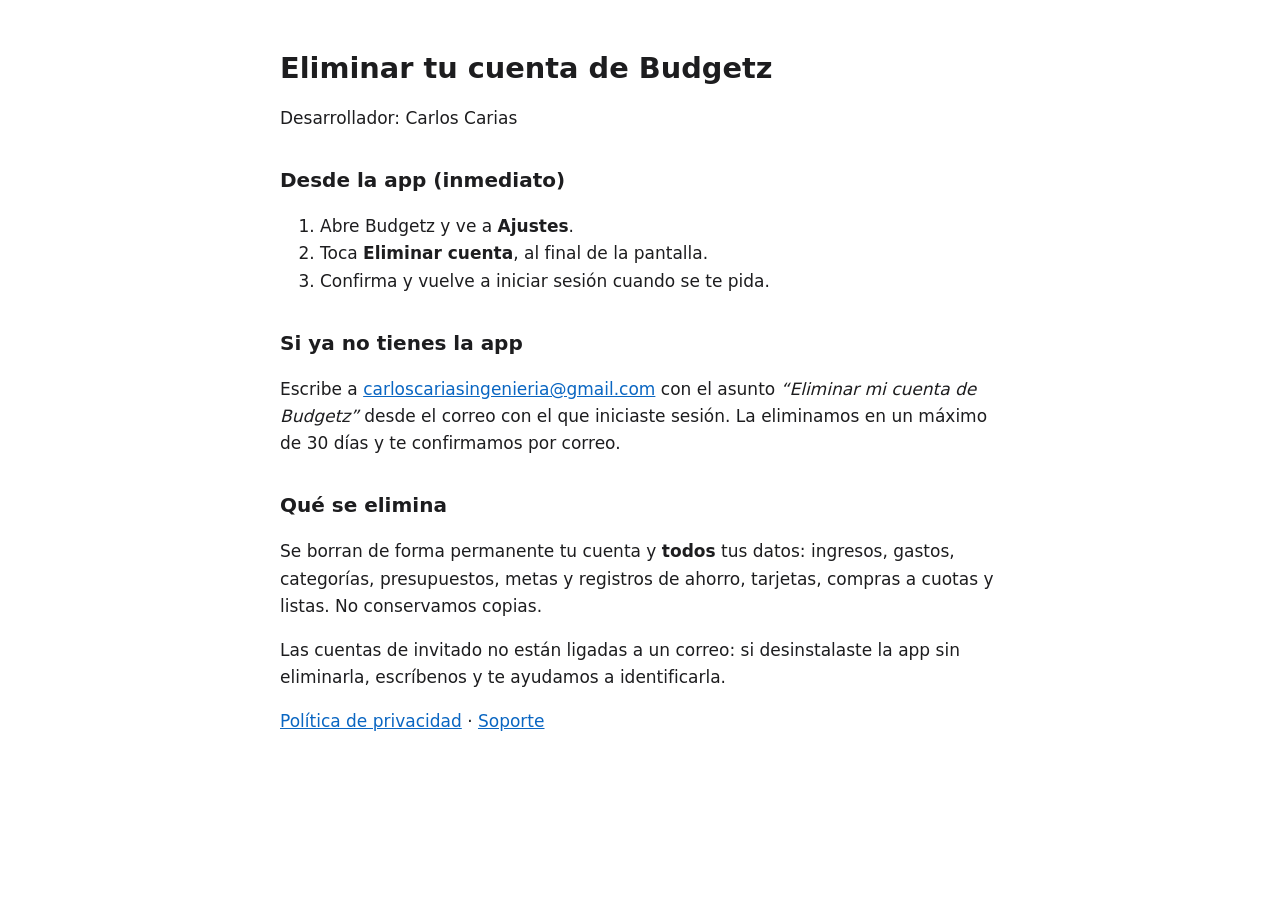
<file: budgetz/eliminar-cuenta/index.html>
<!doctype html>
<html lang="es"><head><meta charset="utf-8"><meta name="viewport" content="width=device-width,initial-scale=1">
<title>Budgetz · Eliminar cuenta</title><link rel="stylesheet" href="../estilo.css"></head>
<body><main>
<h1>Eliminar tu cuenta de Budgetz</h1>
<p>Desarrollador: Carlos Carias</p>

<h2>Desde la app (inmediato)</h2>
<ol>
  <li>Abre Budgetz y ve a <strong>Ajustes</strong>.</li>
  <li>Toca <strong>Eliminar cuenta</strong>, al final de la pantalla.</li>
  <li>Confirma y vuelve a iniciar sesión cuando se te pida.</li>
</ol>

<h2>Si ya no tienes la app</h2>
<p>Escribe a <a href="mailto:carloscariasingenieria@gmail.com?subject=Eliminar%20mi%20cuenta%20de%20Budgetz">carloscariasingenieria@gmail.com</a>
con el asunto <em>“Eliminar mi cuenta de Budgetz”</em> desde el correo con el que iniciaste sesión.
La eliminamos en un máximo de 30 días y te confirmamos por correo.</p>

<h2>Qué se elimina</h2>
<p>Se borran de forma permanente tu cuenta y <strong>todos</strong> tus datos: ingresos, gastos, categorías,
presupuestos, metas y registros de ahorro, tarjetas, compras a cuotas y listas. No conservamos copias.</p>
<p>Las cuentas de invitado no están ligadas a un correo: si desinstalaste la app sin eliminarla,
escríbenos y te ayudamos a identificarla.</p>

<p><a href="../privacidad/">Política de privacidad</a> · <a href="../soporte/">Soporte</a></p>
</main></body></html>
</file>
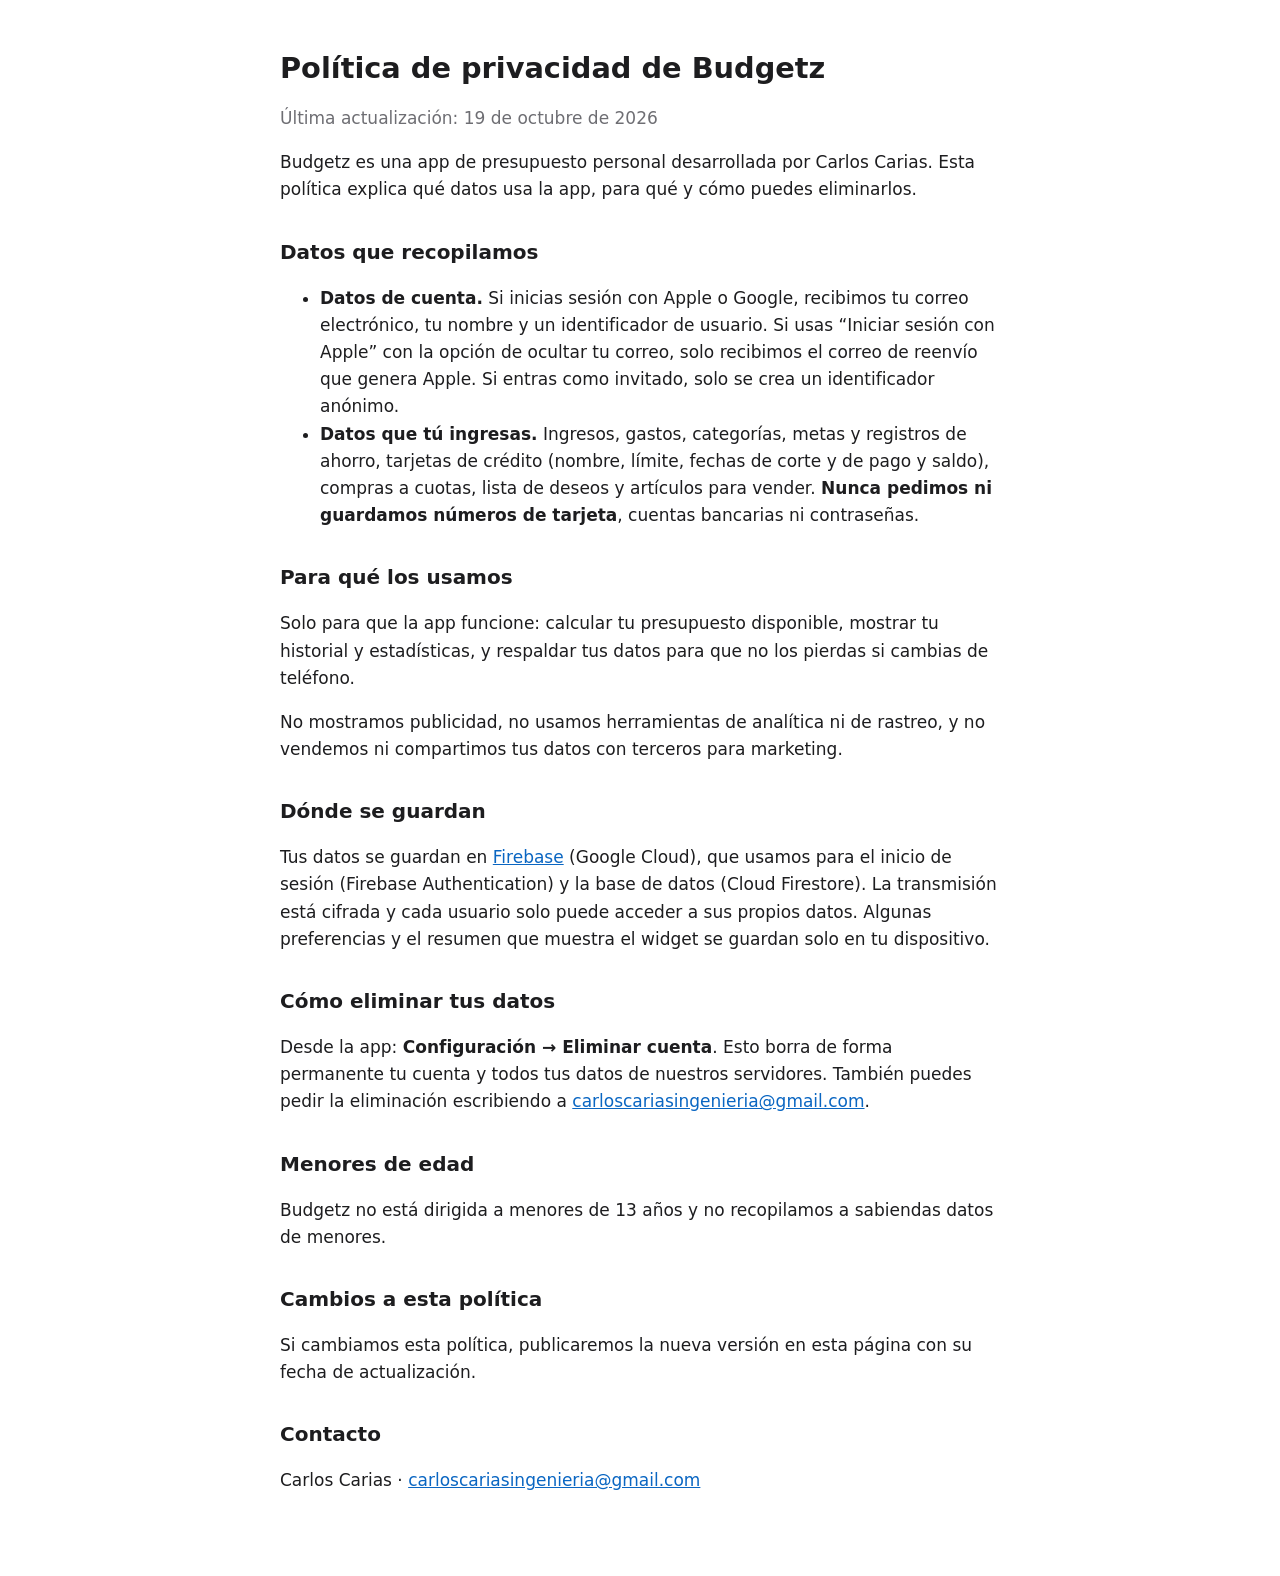
<file: budgetz/privacidad/index.html>
<!doctype html>
<html lang="es">
<head>
<meta charset="utf-8">
<meta name="viewport" content="width=device-width, initial-scale=1">
<title>Budgetz · Política de privacidad</title>
<link rel="stylesheet" href="../estilo.css">
</head>
<body>
<main>
<h1>Política de privacidad de Budgetz</h1>
<p class="fecha">Última actualización: 19 de octubre de 2026</p>

<p>Budgetz es una app de presupuesto personal desarrollada por Carlos Carias. Esta política explica qué datos usa la app, para qué y cómo puedes eliminarlos.</p>

<h2>Datos que recopilamos</h2>
<ul>
  <li><strong>Datos de cuenta.</strong> Si inicias sesión con Apple o Google, recibimos tu correo electrónico, tu nombre y un identificador de usuario. Si usas “Iniciar sesión con Apple” con la opción de ocultar tu correo, solo recibimos el correo de reenvío que genera Apple. Si entras como invitado, solo se crea un identificador anónimo.</li>
  <li><strong>Datos que tú ingresas.</strong> Ingresos, gastos, categorías, metas y registros de ahorro, tarjetas de crédito (nombre, límite, fechas de corte y de pago y saldo), compras a cuotas, lista de deseos y artículos para vender. <strong>Nunca pedimos ni guardamos números de tarjeta</strong>, cuentas bancarias ni contraseñas.</li>
</ul>

<h2>Para qué los usamos</h2>
<p>Solo para que la app funcione: calcular tu presupuesto disponible, mostrar tu historial y estadísticas, y respaldar tus datos para que no los pierdas si cambias de teléfono.</p>
<p>No mostramos publicidad, no usamos herramientas de analítica ni de rastreo, y no vendemos ni compartimos tus datos con terceros para marketing.</p>

<h2>Dónde se guardan</h2>
<p>Tus datos se guardan en <a href="https://firebase.google.com/support/privacy">Firebase</a> (Google Cloud), que usamos para el inicio de sesión (Firebase Authentication) y la base de datos (Cloud Firestore). La transmisión está cifrada y cada usuario solo puede acceder a sus propios datos. Algunas preferencias y el resumen que muestra el widget se guardan solo en tu dispositivo.</p>

<h2>Cómo eliminar tus datos</h2>
<p>Desde la app: <strong>Configuración → Eliminar cuenta</strong>. Esto borra de forma permanente tu cuenta y todos tus datos de nuestros servidores. También puedes pedir la eliminación escribiendo a <a href="mailto:carloscariasingenieria@gmail.com">carloscariasingenieria@gmail.com</a>.</p>

<h2>Menores de edad</h2>
<p>Budgetz no está dirigida a menores de 13 años y no recopilamos a sabiendas datos de menores.</p>

<h2>Cambios a esta política</h2>
<p>Si cambiamos esta política, publicaremos la nueva versión en esta página con su fecha de actualización.</p>

<h2>Contacto</h2>
<p>Carlos Carias · <a href="mailto:carloscariasingenieria@gmail.com">carloscariasingenieria@gmail.com</a></p>
</main>
</body>
</html>
</file>
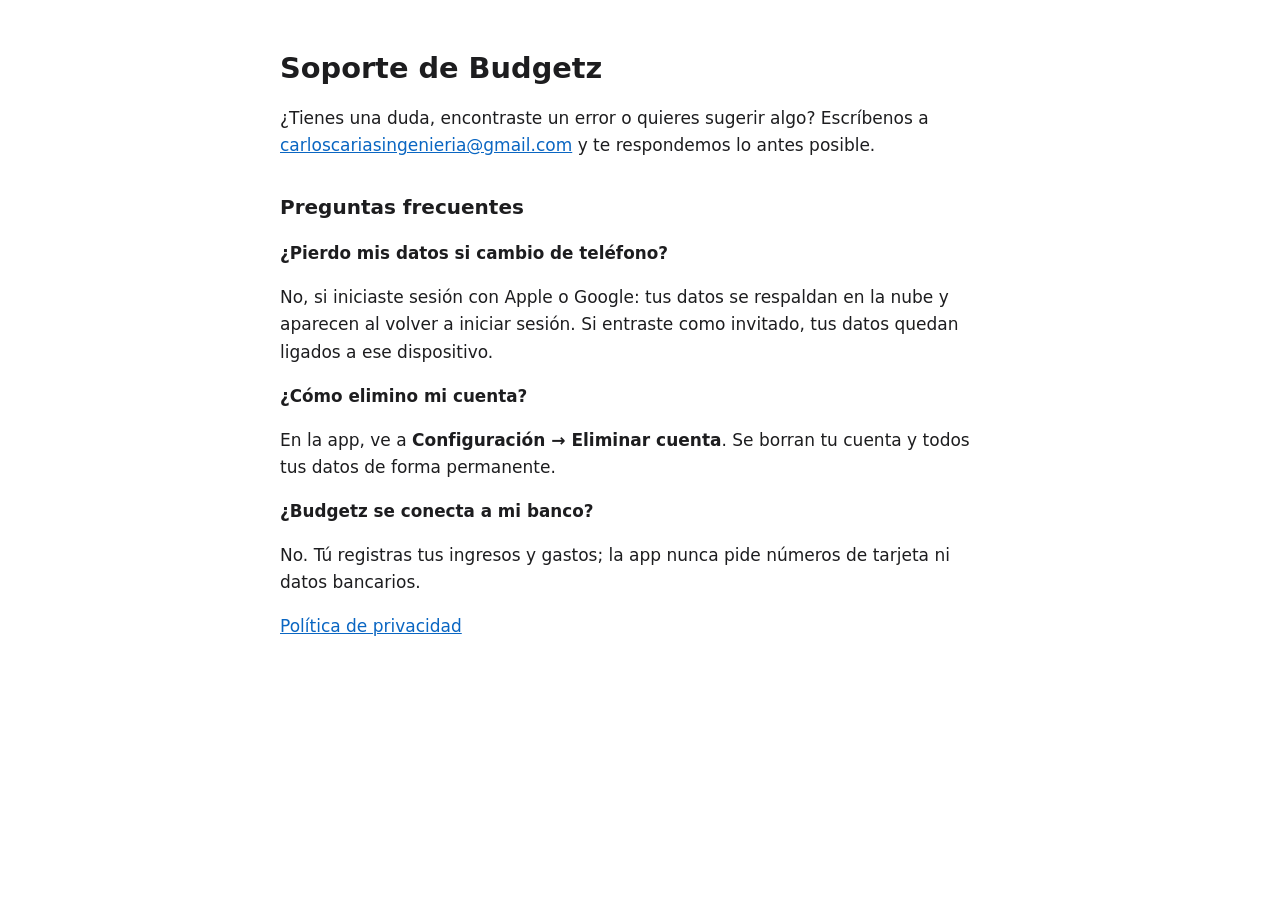
<file: budgetz/soporte/index.html>
<!doctype html>
<html lang="es">
<head>
<meta charset="utf-8">
<meta name="viewport" content="width=device-width, initial-scale=1">
<title>Budgetz · Soporte</title>
<link rel="stylesheet" href="../estilo.css">
</head>
<body>
<main>
<h1>Soporte de Budgetz</h1>
<p>¿Tienes una duda, encontraste un error o quieres sugerir algo? Escríbenos a <a href="mailto:carloscariasingenieria@gmail.com">carloscariasingenieria@gmail.com</a> y te respondemos lo antes posible.</p>

<h2>Preguntas frecuentes</h2>

<h3>¿Pierdo mis datos si cambio de teléfono?</h3>
<p>No, si iniciaste sesión con Apple o Google: tus datos se respaldan en la nube y aparecen al volver a iniciar sesión. Si entraste como invitado, tus datos quedan ligados a ese dispositivo.</p>

<h3>¿Cómo elimino mi cuenta?</h3>
<p>En la app, ve a <strong>Configuración → Eliminar cuenta</strong>. Se borran tu cuenta y todos tus datos de forma permanente.</p>

<h3>¿Budgetz se conecta a mi banco?</h3>
<p>No. Tú registras tus ingresos y gastos; la app nunca pide números de tarjeta ni datos bancarios.</p>

<p><a href="../privacidad/">Política de privacidad</a></p>
</main>
</body>
</html>
</file>
<file: budgetz/estilo.css>
:root { color-scheme: light dark; --fg: #1d1d1f; --bg: #fff; --muted: #6e6e73; --link: #0a66c2; }
@media (prefers-color-scheme: dark) { :root { --fg: #f5f5f7; --bg: #111; --muted: #a1a1a6; --link: #5aa9ff; } }
body { margin: 0; background: var(--bg); color: var(--fg); font: 17px/1.6 -apple-system, system-ui, sans-serif; }
main { max-width: 720px; margin: 0 auto; padding: 32px 16px 64px; }
h1 { font-size: 1.8rem; line-height: 1.2; }
h2 { font-size: 1.25rem; margin-top: 2rem; }
h3 { font-size: 1.05rem; margin-bottom: 0.25rem; }
a { color: var(--link); }
.fecha { color: var(--muted); }
</file>
